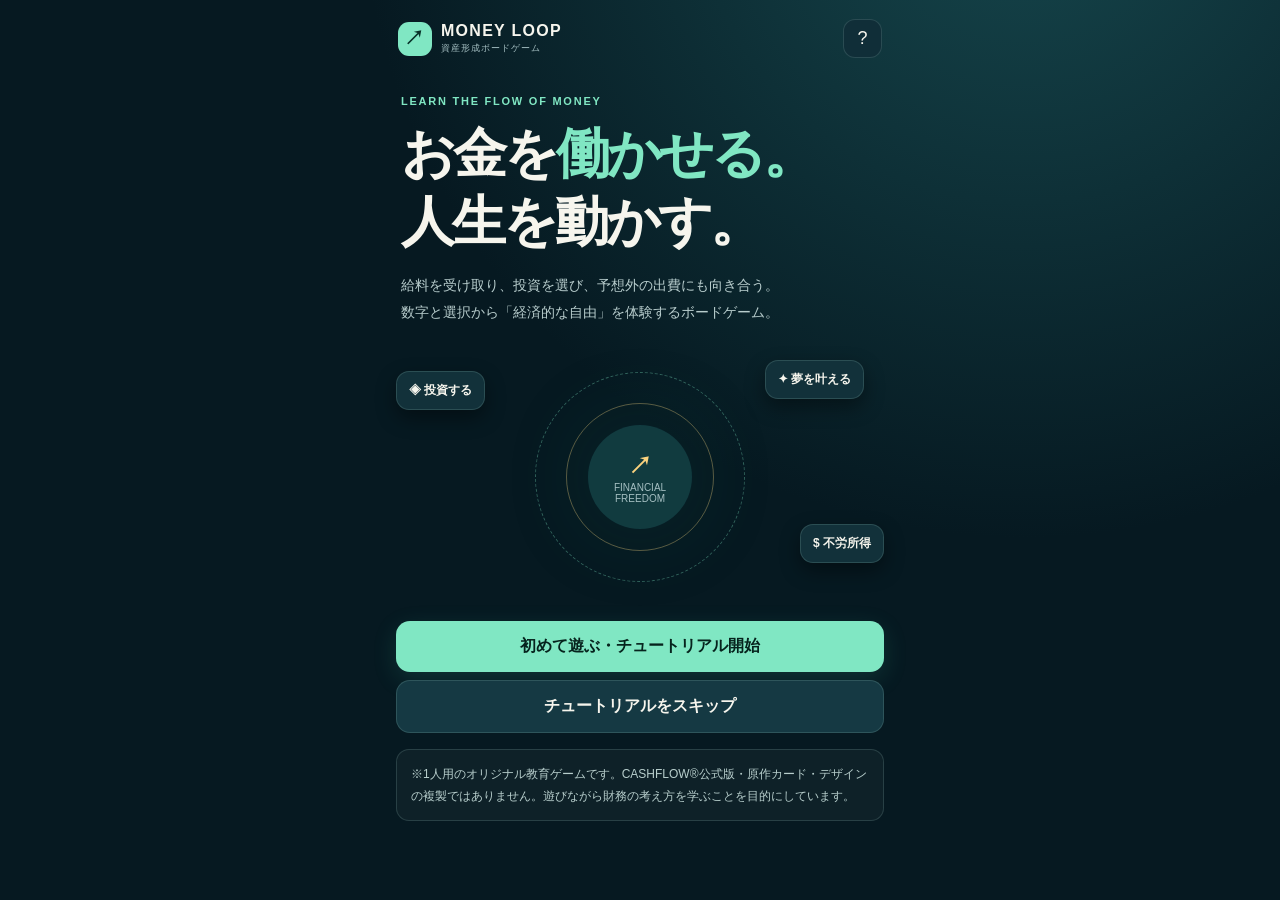
<file: money-loop-game/index.html>
<!DOCTYPE html>
<html lang="ja">
<head>
<meta charset="UTF-8">
<meta name="viewport" content="width=device-width,initial-scale=1,viewport-fit=cover">
<meta name="theme-color" content="#071c25">
<meta name="description" content="収入・支出・資産・負債を体験するスマホ対応のオリジナル金融ボードゲーム。">
<title>マネーループ | 資産形成ボードゲーム</title>
<style>
:root{--bg:#061921;--bg2:#0b2630;--surface:#102e38;--surface2:#153943;--ink:#f6f5ed;--muted:#a4bec1;--mint:#80e7c3;--gold:#fbd37e;--red:#ff9b9b;--line:rgba(190,242,226,.15)}
*{box-sizing:border-box}html{background:var(--bg);scroll-behavior:smooth}body{margin:0;font-family:-apple-system,BlinkMacSystemFont,"Hiragino Kaku Gothic ProN","Noto Sans JP",Meiryo,sans-serif;background:radial-gradient(ellipse at 80% -15%,#16474d 0%,transparent 46%),var(--bg);color:var(--ink);-webkit-tap-highlight-color:transparent}button,input,select{font:inherit}button{cursor:pointer;touch-action:manipulation}button:disabled{opacity:.43;cursor:not-allowed}button:focus-visible,input:focus-visible{outline:2px solid var(--gold);outline-offset:3px} .app{max-width:520px;margin:0 auto;min-height:100dvh;padding:0 16px max(28px,env(safe-area-inset-bottom))} .header{display:flex;align-items:center;justify-content:space-between;padding:19px 2px 14px;gap:10px}.brand{display:flex;gap:9px;align-items:center;font-weight:900;letter-spacing:.08em}.brand-mark{background:var(--mint);color:#073027;width:34px;height:34px;border-radius:11px;display:grid;place-items:center;font-size:20px}.brand small{display:block;font-weight:500;letter-spacing:.11em;font-size:9px;color:var(--muted);margin-top:2px}.header-right{display:flex;align-items:center;gap:7px} .icon-btn{border:1px solid var(--line);background:var(--surface);color:var(--ink);border-radius:12px;min-width:39px;height:39px;padding:0 9px;font-size:18px}.stage-tag{border:1px solid rgba(128,231,195,.35);border-radius:99px;padding:7px 10px;color:var(--mint);font-size:11px;font-weight:800;white-space:nowrap}.stage-tag.fast{border-color:rgba(251,211,126,.5);color:var(--gold)}
.hero{padding:23px 5px 12px}.eyebrow{color:var(--mint);font-size:11px;letter-spacing:.16em;font-weight:800;text-transform:uppercase}.hero h1{font-size:clamp(35px,9vw,54px);line-height:1.26;letter-spacing:-.055em;margin:12px 0 17px}.hero h1 span{color:var(--mint)}.lead{font-size:14px;line-height:1.95;color:#b7cccc}.hero-art{position:relative;height:240px;margin:18px auto 24px;display:grid;place-items:center}.hero-ring{position:absolute;border:1px dashed rgba(128,231,195,.35);border-radius:50%;width:210px;height:210px}.hero-ring.two{width:148px;height:148px;border-style:solid;border-color:rgba(251,211,126,.35)}.hero-middle{text-align:center;background:#113b3f;border-radius:50%;width:104px;height:104px;display:grid;place-items:center;box-shadow:0 0 90px #207f5f2b;z-index:1}.hero-middle strong{font-size:24px;color:var(--gold)}.hero-middle span{display:block;font-size:10px;color:var(--muted)}.hero-orb{position:absolute;padding:10px 12px;border:1px solid var(--line);background:#12313a;border-radius:13px;font-size:12px;font-weight:800;box-shadow:0 8px 20px #0006}.orb-one{left:0;top:14px}.orb-two{right:0;bottom:34px}.orb-three{right:20px;top:3px}.primary,.secondary,.soft,.danger{width:100%;border-radius:14px;border:0;padding:15px 16px;font-weight:850;min-height:49px}.primary{background:var(--mint);color:#06231d;box-shadow:0 7px 25px #48d2a625}.secondary{color:var(--ink);background:var(--surface2);border:1px solid var(--line)}.soft{color:var(--mint);background:#153d3f;border:1px solid rgba(128,231,195,.26)}.danger{background:#542e35;color:#fff}.primary:active,.secondary:active,.soft:active{transform:scale(.985)}.mt8{margin-top:8px}.mt12{margin-top:12px}.mt16{margin-top:16px}.mt20{margin-top:20px}.tiny{font-size:11px;color:var(--muted);line-height:1.7}.note{background:rgba(255,255,255,.035);border:1px solid var(--line);padding:13px 14px;border-radius:13px;font-size:12px;color:#b7cecc;line-height:1.85}.flex{display:flex;align-items:center;justify-content:space-between;gap:10px}.stack{display:grid;gap:8px}.two-col{display:grid;grid-template-columns:1fr 1fr;gap:9px}.section-heading{font-size:17px;font-weight:900;margin:18px 2px 12px}.card{background:linear-gradient(145deg,#143641,#0d2731);border:1px solid var(--line);border-radius:20px;padding:18px}.mini-card{background:#11333d;border:1px solid var(--line);border-radius:14px;padding:13px}.mini-card p,.card p{margin:6px 0}.pill{display:inline-flex;align-items:center;border-radius:50px;padding:5px 9px;background:#19413e;color:var(--mint);font-size:10px;font-weight:850}.gold-pill{color:var(--gold);background:#413722}.bodycopy{font-size:13px;color:#bcd1d2;line-height:1.85}.muted{color:var(--muted)}.good{color:var(--mint)}.bad{color:var(--red)}.gold{color:var(--gold)}.mono{font-variant-numeric:tabular-nums;font-feature-settings:"tnum"} .small-label{font-size:10px;color:var(--muted);margin-bottom:5px}.big-value{font-size:21px;font-weight:900;letter-spacing:-.04em}
.step-line{display:flex;gap:5px;margin:16px 0 26px}.step-line i{height:4px;border-radius:10px;flex:1;background:#28434a}.step-line i.active{background:var(--mint)}.tutorial-image{font-size:58px;text-align:center;background:radial-gradient(circle,#1e5550 2%,#15373e 56%,#102a34 100%);border-radius:24px;padding:28px 16px;margin:20px 0}.tutorial h2{font-size:25px;line-height:1.45;margin:8px 0}.practice-options{display:grid;grid-template-columns:1fr 1fr;gap:9px}.practice-feedback{background:#1c4540;border-left:4px solid var(--mint);border-radius:10px;padding:12px;margin-top:9px;font-size:12px;line-height:1.8}.setup-list{display:grid;grid-template-columns:1fr 1fr;gap:9px}.choice{border:1px solid var(--line);border-radius:15px;background:#12323a;color:var(--ink);padding:13px 11px;text-align:left;min-height:110px}.choice.selected{border:2px solid var(--mint);padding:12px 10px;background:#18413e}.choice .name{font-size:14px;font-weight:850}.choice .line{font-size:11px;color:var(--muted);margin-top:7px}.choice .subline{font-size:11px;color:var(--gold);margin-top:3px}.dream-list{display:grid;gap:9px}.dream-choice{display:flex;justify-content:space-between;align-items:center;text-align:left;gap:12px;min-height:66px}.dream-choice span{font-weight:800;font-size:13px}.dream-choice small{color:var(--muted);font-size:11px}.dream-choice.selected{border:2px solid var(--gold);padding:12px 10px;background:#46391f}
.dashboard{display:grid;grid-template-columns:1fr 1fr;gap:9px}.stat{border-radius:16px;padding:13px 14px;min-height:87px;border:1px solid var(--line);background:#10313a}.stat:first-child{background:linear-gradient(110deg,#1b534c,#153e42)}.stat-label{font-size:11px;color:#a8c7c4}.stat-value{font-size:clamp(18px,5vw,26px);font-weight:950;margin-top:8px;letter-spacing:-.04em}.stat-sub{font-size:10px;color:var(--muted);margin-top:1px}.goal-progress{margin:12px 2px 0}.goal-progress .flex{font-size:11px;color:var(--muted)}.bar{height:8px;background:#20434a;border-radius:15px;overflow:hidden;margin-top:9px}.bar i{display:block;height:100%;background:linear-gradient(90deg,#46bda4,#b9f3bb);border-radius:15px;transition:width .3s}.board-panel{margin:18px -3px 5px;border:1px solid var(--line);border-radius:25px;padding:13px 5px;background:linear-gradient(180deg,#103039,#09232c 80%)}.board-label{text-align:center;font-size:10px;letter-spacing:.15em;color:#9fc2bf;font-weight:800}.board{position:relative;width:min(100%,430px);aspect-ratio:1/1;margin:0 auto;overflow:hidden}.ring{position:absolute;border:1px solid #4b877b44;border-radius:50%;pointer-events:none;top:50%;left:50%;transform:translate(-50%,-50%)}.ring.outer{width:81%;height:81%;border-style:dashed}.ring.inner{width:51%;height:51%}.board-center{position:absolute;width:33%;height:33%;top:50%;left:50%;transform:translate(-50%,-50%);border-radius:50%;border:1px solid #35665a;background:radial-gradient(circle at 40% 30%,#1a5050,#0b2c36);display:flex;align-items:center;justify-content:center;flex-direction:column;text-align:center;padding:6px}.board-center b{font-size:12px;color:var(--gold);letter-spacing:.04em}.board-center small{color:#bdd5cd;font-size:9px;margin-top:4px;line-height:1.5}.board-center .dice-big{font-size:29px;line-height:1.1}.space{position:absolute;transform:translate(-50%,-50%);display:flex;flex-direction:column;align-items:center;justify-content:center;border-radius:10px;border:1px solid #ffffff30;box-shadow:0 2px 4px #0003;color:white;font-size:12px;padding:0;transition:box-shadow .2s,transform .2s}.space.outer{width:7.5%;height:7.5%;background:#284148}.space.inner{width:7.1%;height:7.1%;background:#233e40}.space.dimmed{opacity:.55}.space.active{border:2px solid var(--gold);box-shadow:0 0 0 3px #fbd37e35,0 0 22px #fbd37e50;z-index:3;transform:translate(-50%,-50%) scale(1.21)}.space span{line-height:1}.space em{font-size:6px;white-space:nowrap;font-style:normal;margin-top:2px;max-width:26px;overflow:hidden}.space.payday,.space.cfday{background:#175c49}.space.opp,.space.biz{background:#1c6560}.space.market{background:#485b85}.space.bill,.space.loss{background:#713d47}.space.charity{background:#574c78}.space.dream{background:#7b6135}.space.baby{background:#75536a}.space.downsized{background:#653944}.space.home-space{background:#2c4c52}.space.bought{border-color:var(--mint);background:#265c43}.board-help{text-align:center;color:#769c9c;font-size:10px;padding:4px 0 8px}.action-box{margin-top:13px;background:#102c36;border:1px solid var(--line);border-radius:18px;padding:15px}.turn-label{font-size:11px;letter-spacing:.1em;color:var(--muted);font-weight:800}.action-title{font-size:18px;font-weight:850;margin:5px 0}.action-desc{font-size:12px;color:#a7c7c5;line-height:1.7}.dice-controls{display:flex;gap:8px;align-items:center;margin:13px 0}.die{width:40px;height:40px;display:grid;place-items:center;background:#eafff5;color:#142b27;font-size:25px;border-radius:10px;font-weight:900;box-shadow:0 3px 0 #a2c8bb}.die.ghost{background:#27545a;color:#c1dad3;box-shadow:none}.dice-choice{background:#1a4448;border:1px solid var(--line);border-radius:11px;color:#d1e9df;padding:10px 15px;font-size:12px;font-weight:850}.dice-choice.selected{border:2px solid var(--mint);color:var(--mint);padding:9px 14px}.toolbar{display:grid;grid-template-columns:repeat(4,1fr);gap:7px;margin:15px 0}.tool-btn{border:1px solid var(--line);background:#0f2d35;border-radius:13px;color:#cee6e0;padding:11px 2px;font-size:10px;font-weight:800}.tool-btn b{font-size:18px;display:block;margin-bottom:4px;font-weight:400}.footer-note{text-align:center;margin:16px 0;color:#7da4a3;font-size:10px;line-height:1.7}.overlay{position:fixed;inset:0;z-index:15;display:flex;align-items:flex-end;justify-content:center;background:rgba(0,10,14,.76);padding-top:20px}.sheet{background:#0e2933;border:1px solid #31515a;box-shadow:0 -15px 80px #000a;width:min(100%,520px);border-radius:24px 24px 0 0;padding:18px 18px max(20px,env(safe-area-inset-bottom));max-height:92dvh;overflow:auto;overscroll-behavior:contain}.sheet-head{display:flex;align-items:center;justify-content:space-between;gap:12px;margin-bottom:10px}.sheet h2{font-size:21px;line-height:1.3;margin:7px 0 12px}.sheet h3{font-size:15px;margin:17px 0 9px}.close-btn{background:#23424b;color:white;border:0;border-radius:11px;padding:8px 12px;font-size:13px}.data-row{display:flex;justify-content:space-between;gap:12px;padding:10px 2px;border-bottom:1px solid var(--line);font-size:12px;color:#c9ded9}.data-row b{text-align:right;font-size:13px;color:var(--ink)}.data-row.highlight{background:#17403e;padding:12px;border-radius:11px;border:0;margin-top:7px;font-weight:850}.data-row.highlight b{color:var(--mint)}.deal-badge{font-size:11px;letter-spacing:.07em;color:var(--mint);font-weight:850}.event-summary{background:#173b41;border:1px solid var(--line);border-radius:16px;padding:14px;margin:12px 0}.event-summary strong{display:block;font-size:18px}.event-summary small{font-size:11px;color:var(--muted)}.event-summary .numbers{display:grid;grid-template-columns:1fr 1fr;gap:10px;margin-top:13px}.event-summary .numbers div{background:#0e2b34;padding:10px;border-radius:11px}.event-summary .numbers b{font-size:18px;display:block;margin-top:4px}.hint{border-left:3px solid var(--gold);padding:9px 12px;background:#3d372630;border-radius:0 9px 9px 0;font-size:12px;line-height:1.85;color:#e2d9c5;margin:12px 0}.button-row{display:grid;grid-template-columns:1fr 1fr;gap:8px;margin-top:13px}.input{width:100%;background:#08232a;border:1px solid #37606a;border-radius:11px;color:white;padding:14px;font-size:16px;margin:8px 0}.owned-item{display:flex;justify-content:space-between;gap:12px;border:1px solid var(--line);background:#15343d;border-radius:12px;padding:12px;margin:8px 0;align-items:center}.owned-item strong{display:block;font-size:13px}.owned-item small{font-size:11px;color:var(--muted);display:block;margin-top:4px}.owned-item button{width:auto;padding:10px 14px;min-height:38px;font-size:12px;white-space:nowrap}.simple-list{padding-left:20px;font-size:12px;line-height:1.9;color:#bdd2d0}.rule-section{padding:8px 0 15px;border-bottom:1px solid var(--line)}.rule-section h3{font-size:14px;color:var(--mint)}.log-entry{padding:12px 0;border-bottom:1px solid var(--line);font-size:12px;line-height:1.7}.log-entry time{color:var(--gold);margin-right:9px;font-weight:750}.toast{position:fixed;bottom:20px;left:50%;transform:translateX(-50%);width:min(92vw,470px);background:#e8fff4;color:#15342c;padding:13px 17px;border-radius:13px;box-shadow:0 8px 40px #0009;font-size:12px;font-weight:800;z-index:40;pointer-events:none}.celebration{text-align:center;padding:35px 12px}.celebration .medal{font-size:77px}.celebration h1{font-size:35px;color:var(--gold);line-height:1.3}.divider{height:1px;background:var(--line);margin:16px 0}.gap4{gap:4px}.nowrap{white-space:nowrap} @media(max-width:350px){.app{padding-left:10px;padding-right:10px}.sheet{padding-left:13px;padding-right:13px}.stat-value{font-size:18px}.space em{display:none}.space{border-radius:7px}.toolbar{gap:5px}}
</style>
</head>
<body>
<div id="app" class="app">
  <header class="header">
    <div class="brand"><div class="brand-mark">↗</div><div>MONEY LOOP<small>資産形成ボードゲーム</small></div></div>
  </header>
  <section class="hero">
    <div class="eyebrow">LEARN THE FLOW OF MONEY</div>
    <h1>お金を<span>働かせる。</span><br>人生を動かす。</h1>
    <p class="lead">スマホ対応の資産形成ボードゲームです。</p>
    <div class="card" style="margin-top:25px">
      <strong style="font-size:17px;color:var(--gold)">この画面はファイルのプレビューです</strong>
      <p class="bodycopy">ゲームが起動していない場合は、アプリ内のHTMLプレビューでJavaScriptが実行されていません。</p>
      <p class="bodycopy">このHTMLをWebサイトとして公開し、Safariで公開URLを開いてください。公開するとチュートリアル、サイコロ、投資などの操作ができるようになります。</p>
      <p class="tiny">GitHub Pagesなどの静的サイト配信サービスで公開できます。</p>
    </div>
  </section>
</div>
<div id="overlay-root"></div><div id="toast-root"></div>
<script>
"use strict";
/* 全カード・職業・アイコンはこの教育用プロトタイプのオリジナルデータ。 */
const KEY='money_loop_mobile_v1';
const PROF=[
{id:'teacher',name:'教師',salary:3400,savings:1100,kidCost:180,expenses:{tax:610,home:520,school:110,car:90,card:60,other:710},debts:{home:48000,school:11000,car:5000,card:2000}},
{id:'nurse',name:'看護師',salary:4300,savings:800,kidCost:220,expenses:{tax:800,home:660,school:140,car:140,card:90,other:900},debts:{home:71000,school:14000,car:8500,card:3200}},
{id:'engineer',name:'エンジニア',salary:5300,savings:1200,kidCost:250,expenses:{tax:1070,home:900,school:110,car:140,card:150,other:1430},debts:{home:90000,school:9500,car:8500,card:4800}},
{id:'driver',name:'配送ドライバー',salary:2900,savings:1600,kidCost:170,expenses:{tax:410,home:500,school:0,car:200,card:110,other:780},debts:{home:47000,school:0,car:11000,card:4100}},
{id:'manager',name:'営業マネージャー',salary:6700,savings:1300,kidCost:300,expenses:{tax:1500,home:1100,school:140,car:280,card:170,other:1880},debts:{home:118000,school:17000,car:19000,card:5900}},
{id:'cook',name:'料理人',salary:3150,savings:1000,kidCost:170,expenses:{tax:460,home:470,school:50,car:140,card:90,other:810},debts:{home:38000,school:4000,car:8000,card:3000}},
{id:'lawyer',name:'弁護士',salary:9000,savings:1800,kidCost:380,expenses:{tax:2240,home:2020,school:380,car:370,card:210,other:2090},debts:{home:198000,school:51000,car:24000,card:7000}},
{id:'designer',name:'デザイナー',salary:4100,savings:950,kidCost:220,expenses:{tax:740,home:670,school:180,car:90,card:110,other:1170},debts:{home:68000,school:18000,car:5600,card:4100}},
{id:'pharmacist',name:'薬剤師',salary:6100,savings:1500,kidCost:260,expenses:{tax:1290,home:1100,school:260,car:190,card:100,other:1400},debts:{home:110000,school:32000,car:10000,card:3500}},
{id:'office',name:'事務スタッフ',salary:3100,savings:1400,kidCost:170,expenses:{tax:450,home:480,school:80,car:100,card:80,other:790},debts:{home:44000,school:6000,car:5800,card:2600}}
];
const DREAMS=[
{id:'atelier',name:'海辺のアトリエを開く',price:230000,desc:'好きな景色に囲まれて、創作と暮らしを両立する。'},
{id:'travel',name:'世界をゆっくり旅する',price:320000,desc:'時間に縛られず、大切な人と世界中を巡る。'},
{id:'library',name:'子どもの無料図書館',price:420000,desc:'学ぶ機会を次の世代につなぐ場所を作る。'},
{id:'farm',name:'小さな自然農園',price:180000,desc:'食と自然に向き合う自分の場所を持つ。'}
];
/* cost:購入総額, down:自己資金(頭金), mortgage:自動計算。cf:月間ネット収入 */
const SMALL=[
{type:'property',sector:'home',name:'郊外の小型貸家',cost:38000,down:2000,cf:120,detail:'通勤需要があるエリア。修繕積立と空室率が鍵。'},
{type:'property',sector:'home',name:'駅から遠い一戸建て',cost:55000,down:3000,cf:-90,detail:'家賃収入はあるが管理費が重い。マイナスの収支も確認。'},
{type:'property',sector:'home',name:'学生向けワンルーム',cost:66000,down:4000,cf:180,detail:'大学近くで需要はあるが、入退去が多い。'},
{type:'property',sector:'home',name:'中古テラスハウス',cost:78000,down:5000,cf:260,detail:'築年数は古いが初期改修済み。'},
{type:'property',sector:'home',name:'住宅街の小型賃貸',cost:42000,down:2000,cf:90,detail:'収支は堅実。ただし利回りだけで判断しない。'},
{type:'property',sector:'home',name:'駅前のリノベ物件',cost:94000,down:5000,cf:230,detail:'空室対策が進んだ築古物件。'},
{type:'business',sector:'retail',name:'無人ロッカー事業',cost:35000,down:3000,cf:175,detail:'稼働率と立地が収益を左右する。'},
{type:'business',sector:'retail',name:'小さな自動販売機',cost:28000,down:2500,cf:145,detail:'補充業務を委託している前提の利益。'},
{type:'business',sector:'retail',name:'地域の貸し倉庫',cost:54000,down:4000,cf:240,detail:'長期契約が収益を安定させる。'},
{type:'business',sector:'retail',name:'コイン洗車場の一角',cost:45000,down:3000,cf:130,detail:'設備メンテナンス費込みの想定収益。'},
{type:'stock',symbol:'OAK',name:'OAK生活関連株',price:6,dividend:0,detail:'配当なし。値上がり後の売却益を狙う。'},
{type:'stock',symbol:'BLUE',name:'BLUE通信株',price:12,dividend:0.04,detail:'1株あたり月額0.04ドル相当の配当。'},
{type:'stock',symbol:'FLOW',name:'FLOW公益株',price:25,dividend:0.12,detail:'安定収益を意識した配当型銘柄。'},
{type:'stock',symbol:'RIVR',name:'RIVR成長株',price:3,dividend:0,detail:'値動きが大きい成長企業を想定。'},
{type:'stock',symbol:'SOL',name:'SOLインフラ株',price:40,dividend:0.18,detail:'設備事業を営む会社。割安・割高を判断しよう。'},
{type:'stock',symbol:'NEST',name:'NEST住宅関連株',price:10,dividend:0.08,detail:'住宅関連の景気影響を受けやすい。'}
];
const BIG=[
{type:'property',sector:'apartment',name:'4戸の小型アパート',cost:210000,down:12000,cf:890,detail:'複数戸で空室リスクを分散できる。'},
{type:'property',sector:'apartment',name:'駅前の賃貸6戸',cost:320000,down:20000,cf:1450,detail:'収入は大きいが取得のハードルも高い。'},
{type:'property',sector:'apartment',name:'郊外のファミリー賃貸',cost:180000,down:10000,cf:660,detail:'ファミリー層の長期入居を期待する。'},
{type:'property',sector:'apartment',name:'シェアハウス改装案件',cost:220000,down:16000,cf:1020,detail:'運営体制を整えれば収支を改善できる。'},
{type:'property',sector:'apartment',name:'小型マンション一棟',cost:480000,down:35000,cf:2140,detail:'頭金が重い。家賃下落のリスクもある。'},
{type:'property',sector:'commercial',name:'ロードサイド商業ビル',cost:650000,down:50000,cf:3200,detail:'店舗撤退で収益が変動しやすい。'},
{type:'property',sector:'commercial',name:'地方の小型オフィス',cost:350000,down:24000,cf:1450,detail:'テナントの信用力が重要。'},
{type:'business',sector:'retail',name:'無人ベーカリーの運営権',cost:140000,down:8000,cf:550,detail:'固定費とロス率を慎重に管理する。'},
{type:'business',sector:'retail',name:'駐車場の管理会社',cost:250000,down:15000,cf:1280,detail:'管理受託契約に基づく毎月の利益。'},
{type:'business',sector:'retail',name:'清掃会社の持分',cost:390000,down:25000,cf:1850,detail:'マネジメント費用を差し引いた利益。'},
{type:'business',sector:'retail',name:'小規模物流センター',cost:620000,down:55000,cf:3800,detail:'設備投資と稼働率の変動に注意。'},
{type:'business',sector:'retail',name:'地域ソフトウェア事業',cost:460000,down:34000,cf:2500,detail:'継続課金型で解約率が収益を左右する。'},
{type:'property',sector:'commercial',name:'倉庫を改装した店舗',cost:280000,down:18000,cf:930,detail:'将来的な修繕費も考慮したい。'},
{type:'property',sector:'apartment',name:'築浅賃貸の共同保有',cost:500000,down:45000,cf:2750,detail:'想定賃料は高いが自己資金も必要。'}
];
const BILLS=[['エアコンの故障',900,'必要な修理費。先延ばしにはできない。'],['スマートフォンの買替え',700,'突然の故障に対応。'],['冠婚葬祭への参加',1100,'予定外の出費も人生の一部。'],['趣味の道具を衝動買い',650,'欲しいものと必要なものは違う。'],['車の整備費用',1600,'安全のために必要な支出。'],['旅行の追加出費',1200,'楽しい支出でも現金は減る。'],['家電の買替え',2400,'生活に必要なまとまった支出。'],['ペットの医療費',1400,'家族のための想定外の出費。'],['年末の買い物',450,'小さな支出も積み重なる。'],['水回りの修理',1800,'家計の余裕が問われる出来事。']];
const MARKETS=[
{type:'realestate',sector:'home',name:'住宅市場に買い手が増加',multiple:1.55,detail:'保有する戸建て・小型住宅の売却が可能。'},
{type:'realestate',sector:'home',name:'住宅市場が低迷',multiple:.87,detail:'保有する住宅への買い手価格が下落。'},
{type:'realestate',sector:'apartment',name:'集合住宅の需要が拡大',multiple:1.4,detail:'集合住宅の売却を検討できる。'},
{type:'realestate',sector:'apartment',name:'賃貸物件の買い手が慎重',multiple:.95,detail:'売却するか保有し続けるか判断。'},
{type:'realestate',sector:'commercial',name:'商業不動産の高値買い',multiple:1.5,detail:'商業用物件が高値で売れる可能性。'},
{type:'realestate',sector:'all',name:'投資用物件の売買が活発',multiple:1.28,detail:'保有するどの不動産も売却できる。'},
{type:'business',sector:'retail',name:'小規模事業の買収ブーム',multiple:1.8,detail:'保有する事業の売却益を狙える。'},
{type:'business',sector:'retail',name:'地域事業の買い手が減少',multiple:.8,detail:'保有事業への買い値は低下。'},
{type:'stock',name:'株式相場が上昇',multiple:1.9,detail:'保有する株式を上昇した価格で売却できる。'},
{type:'stock',name:'株式相場が急落',multiple:.45,detail:'相場の悪化。売却せず保有する選択も。'},
{type:'stock',name:'株式相場は小幅高',multiple:1.18,detail:'持ち株の一部・全部を売却できる。'},
{type:'stock',name:'株式相場が大きく反発',multiple:3.2,detail:'大幅な値上がりの機会。'}
];
const RAT=[
['home-space','出発','▶'],['opp','投資','◆'],['market','市場','↗'],['bill','支出','!'],['opp','投資','◆'],['payday','給料日','$'],['baby','家族','♡'],['opp','投資','◆'],['charity','寄付','✦'],['market','市場','↗'],['opp','投資','◆'],['bill','支出','!'],['payday','給料日','$'],['opp','投資','◆'],['downsized','失業','!'],['market','市場','↗'],['opp','投資','◆'],['bill','支出','!'],['payday','給料日','$'],['opp','投資','◆'],['charity','寄付','✦'],['market','市場','↗'],['opp','投資','◆'],['bill','支出','!']
];
const FAST=[
{type:'cfday',name:'収入日',icon:'$'},
{type:'biz',name:'事業',icon:'◆',title:'地域のカフェチェーン',cost:190000,cf:8000},
{type:'dream',name:'夢',icon:'★',dream:'atelier'},
{type:'biz',name:'事業',icon:'◆',title:'環境配慮型の倉庫',cost:320000,cf:12500},
{type:'loss',name:'税務調査',icon:'!',loss:'half'},
{type:'biz',name:'事業',icon:'◆',title:'地域配送の運営会社',cost:210000,cf:9100},
{type:'charity',name:'寄付',icon:'✦'},
{type:'biz',name:'事業',icon:'◆',title:'デジタル教育事業',cost:470000,cf:17500},
{type:'dream',name:'夢',icon:'★',dream:'travel'},
{type:'biz',name:'事業',icon:'◆',title:'食品工場の共同持分',cost:580000,cf:22000},
{type:'loss',name:'訴訟',icon:'!',loss:'half'},
{type:'biz',name:'事業',icon:'◆',title:'無人店舗ネットワーク',cost:130000,cf:6000},
{type:'cfday',name:'収入日',icon:'$'},
{type:'biz',name:'事業',icon:'◆',title:'交通インフラ運営',cost:680000,cf:26500},
{type:'dream',name:'夢',icon:'★',dream:'library'},
{type:'biz',name:'事業',icon:'◆',title:'小規模医療サービス',cost:280000,cf:11000},
{type:'loss',name:'離婚',icon:'!',loss:'all'},
{type:'biz',name:'事業',icon:'◆',title:'観光施設の運営権',cost:390000,cf:16500},
{type:'charity',name:'寄付',icon:'✦'},
{type:'biz',name:'事業',icon:'◆',title:'業務システムのSaaS',cost:760000,cf:31000},
{type:'dream',name:'夢',icon:'★',dream:'farm'},
{type:'biz',name:'事業',icon:'◆',title:'都市型物流の持分',cost:240000,cf:10500},
{type:'loss',name:'税務調査',icon:'!',loss:'half'},
{type:'biz',name:'事業',icon:'◆',title:'再生エネルギー共同事業',cost:540000,cf:20500}
];
let state=null;let ui={page:'home',step:0,profession:'teacher',dream:'atelier',practice:'',panel:null,diceCount:1,animating:false,lastRoll:[],toastTimer:null};
function f(n){return (Math.round((Number(n)||0)*100)/100).toLocaleString('ja-JP',{maximumFractionDigits:2});}
function usd(n){return '$'+f(n)}
function esc(x){return String(x??'').replace(/[&<>"']/g,c=>({'&':'&amp;','<':'&lt;','>':'&gt;','"':'&quot;',"'":'&#39;'}[c]));}
function byId(id,list){return list.find(x=>x.id===id)}
function rand(list){return list[Math.floor(Math.random()*list.length)]}
function income(){return state?state.assets.reduce((n,a)=>n+(a.type==='stock'?a.qty*a.dividend:a.cf),0):0}
function costs(){if(!state)return 0;let p=byId(state.profession,PROF),r=p.expenses;return r.tax+r.other+(state.debts.home>0?r.home:0)+(state.debts.school>0?r.school:0)+(state.debts.car>0?r.car:0)+(state.debts.card>0?r.card:0)+state.debts.bank*.1+state.children*p.kidCost;}
function total(){return (state?byId(state.profession,PROF).salary:0)+income()}
function cashflow(){return total()-costs()}
function ftFlow(){return state.ftBase+state.ftBusinesses.reduce((n,i)=>n+FAST[i].cf,0)}
function saved(){try{localStorage.setItem(KEY,JSON.stringify(state))}catch(e){toast('保存に失敗しました。容量を確認してください。')}}
function getSaved(){try{let x=JSON.parse(localStorage.getItem(KEY)||'null');return x&&x.v===1?x:null}catch(e){return null}}
function log(msg){state.log.unshift({t:state.turns,stage:state.stage,msg});state.log=state.log.slice(0,80)}
function toast(msg){let el=document.getElementById('toast-root');el.innerHTML=`<div class="toast" role="status">${esc(msg)}</div>`;clearTimeout(ui.toastTimer);ui.toastTimer=setTimeout(()=>{el.innerHTML=''},3100)}
function header(tag=''){return `<header class="header"><div class="brand"><div class="brand-mark">↗</div><div>MONEY LOOP<small>資産形成ボードゲーム</small></div></div><div class="header-right">${tag}<button class="icon-btn" data-action="rules" aria-label="ルールを見る">?</button></div></header>`}
function home(){let has=getSaved();return header()+`<section class="hero"><div class="eyebrow">LEARN THE FLOW OF MONEY</div><h1>お金を<span>働かせる。</span><br>人生を動かす。</h1><div class="lead">給料を受け取り、投資を選び、予想外の出費にも向き合う。<br>数字と選択から「経済的な自由」を体験するボードゲーム。</div></section><div class="hero-art"><div class="hero-ring"></div><div class="hero-ring two"></div><div class="hero-middle"><div><strong>↗</strong><span>FINANCIAL<br>FREEDOM</span></div></div><div class="hero-orb orb-one">◈ 投資する</div><div class="hero-orb orb-two">$ 不労所得</div><div class="hero-orb orb-three">✦ 夢を叶える</div></div><div class="stack"><button class="primary" data-action="tutorial-start">初めて遊ぶ・チュートリアル開始</button>${has?'<button class="secondary" data-action="resume">保存したゲームを再開</button>':''}<button class="secondary" data-action="setup">チュートリアルをスキップ</button></div><div class="note mt16">※1人用のオリジナル教育ゲームです。CASHFLOW®公式版・原作カード・デザインの複製ではありません。遊びながら財務の考え方を学ぶことを目的にしています。</div>`}
const STEPS=[
{icon:'🏁',title:'目標は、働かなくても収入が入る状態',body:'最初は給料に頼る「ラットレース」からスタート。毎月の不労所得が毎月の総支出を上回ると、外側のステージに進めます。'},
{icon:'🧾',title:'まずは自分の財務諸表を見る',body:'収入には給料と不労所得があり、支出には税金・住宅ローン・生活費などがあります。毎月の手残り＝総収入 − 総支出です。現金と毎月の収支は別物です。'},
{icon:'🎲',title:'サイコロを振って、イベントを処理する',body:'投資のチャンス、市場の売り時、臨時の支出、給料日などに止まります。給料日は通過した場合も毎月の手残りが現金に加算されます。'},
{icon:'🏘️',title:'資産を買うと、現金が減って収入が増える',body:'物件は「購入総額」を見るだけではありません。手元から払う「頭金」と、毎月受け取れる「キャッシュフロー」を確認します。借入で頭金を用意する際は、利息分の支出も増えます。'},
{icon:'🧠',title:'ミニ練習：あなたなら買う？',body:'頭金 $3,000、月の不労所得が $180 増える賃貸物件。現金が $5,000 ある場合、頭金を払うと手元はいくらになりますか？',practice:true},
{icon:'🧭',title:'不労所得が支出を超えたら次へ',body:'条件達成後、次の自分の手番のはじめに上級ステージへ。大きなビジネスに投資して月間収入を $50,000 増やすか、設定した夢を購入すると勝利です。'},
{icon:'💾',title:'操作とセーブは自動',body:'「サイコロを振る」→「イベントを選択・処理」→次のターン。画面下の「財務」で収支、「銀行」で借入と返済、「記録」で過去の選択を確認できます。進行状況は同じブラウザに自動保存されます。'}
];
function tutorial(){let step=STEPS[ui.step];return header()+`<section class="tutorial"><div class="eyebrow">PLAY TUTORIAL ${ui.step+1} / ${STEPS.length}</div><div class="step-line">${STEPS.map((_,i)=>`<i class="${i<=ui.step?'active':''}"></i>`).join('')}</div><div class="tutorial-image" aria-hidden="true">${step.icon}</div><h2>${esc(step.title)}</h2><p class="bodycopy">${esc(step.body)}</p>${step.practice?`<div class="practice-options"><button class="secondary" data-action="practice" data-answer="2000">$2,000 残る</button><button class="secondary" data-action="practice" data-answer="8000">$8,000 残る</button></div>${ui.practice?`<div class="practice-feedback">${ui.practice==='2000'?'正解！ 頭金 $3,000 を支払うと、現金は $2,000 に減ります。ただし毎月の不労所得は $180 増えます。':'惜しい！ 購入時には頭金が出ていくので、現金は $5,000 − $3,000 = $2,000 になります。'}</div>`:''}`:''}<div class="button-row mt20"><button class="secondary" data-action="tutorial-back">${ui.step?'戻る':'最初に戻る'}</button><button class="primary" data-action="tutorial-next" ${step.practice&&!ui.practice?'disabled':''}>${ui.step===STEPS.length-1?'職業を決める':'次へ進む →'}</button></div></section>`}
function setup(){let p=byId(ui.profession,PROF),baseCost=Object.values(p.expenses).reduce((sum,n)=>sum+n,0),d=byId(ui.dream,DREAMS);return header()+`<div class="eyebrow" style="margin-top:18px">NEW GAME</div><h1 style="font-size:30px;line-height:1.3;margin:8px 0">人生のスタートを<br>決めよう。</h1><div class="section-heading">① 職業を選ぶ</div><div class="bodycopy">職業ごとに給料、生活費、借入残高が変わります。数値と設定はこのゲーム独自のものです。</div><div class="setup-list mt12">${PROF.map(x=>{let c=Object.values(x.expenses).reduce((s,n)=>s+n,0);return `<button data-action="select-prof" data-id="${x.id}" class="choice ${x.id===ui.profession?'selected':''}"><div class="name">${esc(x.name)}</div><div class="line">月給 ${usd(x.salary)}</div><div class="subline">手残り ${usd(x.salary-c)}</div></button>`}).join('')}</div><div class="mini-card mt12"><div class="flex"><span class="muted" style="font-size:12px">初期キャッシュフロー</span><strong class="good">${usd(p.salary-baseCost)}</strong></div><div class="flex mt8"><span class="muted" style="font-size:12px">ゲーム開始時の現金（手残り＋貯蓄）</span><strong>${usd(p.salary-baseCost+p.savings)}</strong></div></div><div class="section-heading">② 叶えたい夢を選ぶ</div><div class="dream-list">${DREAMS.map(x=>`<button class="choice dream-choice ${x.id===ui.dream?'selected':''}" data-action="select-dream" data-id="${x.id}"><div><span>${esc(x.name)}</span><br><small>${esc(x.desc)}</small></div><b class="gold nowrap">${usd(x.price)}</b></button>`).join('')}</div><div class="note mt12">選んだ夢は外側のステージで、そのマスに止まり購入できると勝利になります。</div><button class="primary mt16" data-action="new-game">この設定でゲームを始める →</button><button class="secondary mt8" data-action="home">ホームに戻る</button>`}
function newGame(){let p=byId(ui.profession,PROF),base=Object.values(p.expenses).reduce((s,n)=>s+n,0);state={v:1,profession:p.id,dream:ui.dream,stage:'rat',pos:0,turns:0,money:p.salary-base+p.savings,assets:[],debts:{...p.debts,bank:0},children:0,charityTurns:0,skipTurns:0,ftDice3:false,ftBase:0,ftBusinesses:[],ownedDreams:[],event:null,readyEscape:false,wonReason:'',log:[]};log(`${p.name}としてスタート。手残り＋貯蓄 ${usd(state.money)} を受け取った。`);ui.page='playing';ui.panel=null;ui.diceCount=1;ui.lastRoll=[];saved();render();toast('ゲーム開始！ まずはサイコロを振ろう')}
function roundAsset(n){return Math.round(n*100)/100}
function renderBoard(){let pad=50,rt=41,ri=27;let circles=`<div class="ring outer"></div><div class="ring inner"></div>`;let spaces=FAST.map((s,i)=>{let angle=-Math.PI/2+2*Math.PI*i/FAST.length;let left=50+rt*Math.cos(angle),top=50+rt*Math.sin(angle),cls=`outer ${s.type} ${state.stage==='rat'?'dimmed':''} ${state.stage==='fast'&&state.pos===i?'active':''} ${state.ftBusinesses.includes(i)?'bought':''}`;return `<div class="space ${cls}" style="left:${left}%;top:${top}%" aria-label="外側 ${esc(s.name)}" title="${esc(s.name)}"><span>${s.icon}</span><em>${esc(s.name)}</em></div>`}).join('');spaces+=RAT.map((s,i)=>{let a=-Math.PI/2+2*Math.PI*i/RAT.length;return `<div class="space inner ${s[0]} ${state.stage==='fast'?'dimmed':''} ${state.stage==='rat'&&state.pos===i?'active':''}" style="left:${50+ri*Math.cos(a)}%;top:${50+ri*Math.sin(a)}%" aria-label="内側 ${esc(s[1])}" title="${esc(s[1])}"><span>${s[2]}</span><em>${esc(s[1])}</em></div>`}).join('');let circleTitle=state.stage==='rat'?'RAT RACE':'FAST TRACK',dices=ui.lastRoll.length?ui.lastRoll.map(x=>`<span>${x}</span>`).join(' + '):'↗';return `<div class="board-panel"><div class="board-label">OUTER TRACK · INNER TRACK</div><div class="board">${circles}${spaces}<div class="board-center"><div class="dice-big">${dices}</div><b>${circleTitle}</b><small>${state.stage==='rat'?'不労所得を育てる':'夢に向かって進む'}</small></div></div><div class="board-help">金色の枠が現在地 · 外周は上級ステージ</div></div>`}
function playing(){let p=byId(state.profession,PROF),pass=income(),ex=costs(),cf=cashflow(),pct=ex>0?Math.min(100,Math.max(0,pass/ex*100)):100,fast=state.stage==='fast',canRoll=!state.event&&!ui.animating&&!state.readyEscape;return header(`<span class="stage-tag ${fast?'fast':''}">${fast?'上級ステージ':'ラットレース'}</span>`)+`<div class="flex" style="margin:5px 2px 12px"><div><div class="eyebrow">TURN ${state.turns+1}</div><div style="font-size:21px;font-weight:900;margin-top:3px">${fast?'夢の実現へ':'お金の流れを変える'}</div></div><span class="pill ${fast?'gold-pill':''}">${esc(p.name)}</span></div><section class="dashboard"><div class="stat"><div class="stat-label">手元の現金</div><div class="stat-value mono">${usd(state.money)}</div><div class="stat-sub">すぐに使えるお金</div></div><div class="stat"><div class="stat-label">${fast?'上級ステージの収入':'毎月の手残り'}</div><div class="stat-value mono ${fast?'gold':cf>=0?'good':'bad'}">${usd(fast?ftFlow():cf)}</div><div class="stat-sub">${fast?'収入日を通過すると受取':'総収入 − 総支出'}</div></div><div class="stat"><div class="stat-label">${fast?'追加した事業収入':'毎月の不労所得'}</div><div class="stat-value mono good">${usd(fast?ftFlow()-state.ftBase:pass)}</div><div class="stat-sub">${fast?'勝利目標 +$50,000':'持っている資産から得る収入'}</div></div><div class="stat"><div class="stat-label">${fast?'初期の上級収入':'毎月の総支出'}</div><div class="stat-value mono">${usd(fast?state.ftBase:ex)}</div><div class="stat-sub">${fast?'前ステージの成果を換算':'生活費＋負債の支払い'}</div></div></section><div class="goal-progress"><div class="flex"><span>${fast?'事業収入の達成率':'ラットレース脱出まで'}</span><b class="${fast?'gold':'good'}">${f(fast?(ftFlow()-state.ftBase)/50000*100:pct)}%</b></div><div class="bar"><i style="width:${fast?Math.max(0,Math.min(100,(ftFlow()-state.ftBase)/50000*100)):pct}%"></i></div><div class="flex mt8"><span>${fast?'あと '+usd(Math.max(0,50000-(ftFlow()-state.ftBase))):'不労所得が支出を超えれば脱出'}</span>${!fast?`<b>${usd(Math.max(0,ex-pass))} 差</b>`:''}</div></div>${renderBoard()}<section class="action-box"><div class="turn-label">${state.event?'EVENT IN PROGRESS':state.readyEscape?'CONGRATULATIONS':state.skipTurns>0?'TURN SKIP':'YOUR TURN'}</div><div class="action-title">${state.readyEscape?'経済的自由への入口が開いた！':state.event?'イベントを処理しよう':state.skipTurns>0?'失業中：残り'+state.skipTurns+'回':fast?'投資か、夢か。次の一手を。':'次はどんな出来事が起こる？'}</div><div class="action-desc">${state.readyEscape?'次のステージに進めます。ラットレースの現金は上級ステージの初期資金に切り替わります。':state.event?'画面下のカードで購入・支払いなどの処理を終えてください。':state.skipTurns>0?'次の手番はサイコロを振らず、1回休みます。':'サイコロの数を選び、振って進みましょう。'}</div>${!state.readyEscape&&!state.event?`<div class="dice-controls">${Array.from({length:fast?(state.ftDice3?3:2):(state.charityTurns>0?2:1)},(_,i)=>`<button class="dice-choice ${ui.diceCount===i+1?'selected':''}" data-action="dice-count" data-num="${i+1}">${i+1}個</button>`).join('')}<div style="flex:1"></div><div class="die">${ui.lastRoll[0]||'⚄'}</div>${ui.lastRoll[1]?`<div class="die">${ui.lastRoll[1]}</div>`:''}${ui.lastRoll[2]?`<div class="die">${ui.lastRoll[2]}</div>`:''}</div>`:''}<button class="primary mt12" ${ui.animating?'disabled':''} data-action="${state.readyEscape?'promote':state.event?'show-event':state.skipTurns>0?'skip-turn':'roll'}">${state.readyEscape?'上級ステージへ進む →':state.event?'イベントを開く':state.skipTurns>0?'1ターン休む':ui.animating?'サイコロを振っています…':'🎲 サイコロを振る'}</button></section><nav class="toolbar"><button class="tool-btn" data-action="finance"><b>▤</b>財務</button><button class="tool-btn" data-action="bank"><b>⌁</b>銀行</button><button class="tool-btn" data-action="logs"><b>◷</b>記録</button><button class="tool-btn" data-action="menu"><b>☷</b>設定</button></nav><div class="footer-note">ゲーム内容は架空の数値による金融教育シミュレーションです。<br>実際の投資判断には利用しないでください。</div>`}
function won(){return header()+`<div class="celebration"><div class="medal">🏆</div><div class="eyebrow">GOAL ACHIEVED</div><h1>おめでとう！<br>あなたの勝利。</h1><p class="bodycopy">${esc(state.wonReason)}</p><div class="card mt20"><div class="data-row"><span>プレイしたターン</span><b>${state.turns} ターン</b></div><div class="data-row"><span>最後の現金</span><b>${usd(state.money)}</b></div><div class="data-row"><span>上級ステージ追加収入</span><b>${usd(ftFlow()-state.ftBase)}</b></div><div class="data-row"><span>選んだ夢</span><b>${esc(byId(state.dream,DREAMS).name)}</b></div></div><div class="note mt20">このゲームで増やすべきは手元のお金だけではなく、収入を生み続ける仕組みでした。もう一度、別の職業から試してみよう。</div><button class="primary mt20" data-action="setup">違う人生で再挑戦</button><button class="secondary mt8" data-action="logs">ゲームの記録を見る</button></div>`}
function render(){let root=document.getElementById('app');root.innerHTML=ui.page==='home'?home():ui.page==='tutorial'?tutorial():ui.page==='setup'?setup():ui.page==='playing'&&state?playing():ui.page==='won'&&state?won():home();renderOverlay()}
function closePanel(){ui.panel=null;renderOverlay()}
function openPanel(type){ui.panel=type;renderOverlay()}
function renderOverlay(){let target=document.getElementById('overlay-root');let panel=ui.panel;if(panel){target.innerHTML=`<div class="overlay" role="presentation"><div class="sheet" role="dialog" aria-modal="true">${renderPanel(panel)}</div></div>`;return}if(state&&(ui.page==='playing'||ui.page==='won')&&state.event){target.innerHTML=`<div class="overlay" role="presentation"><div class="sheet" role="dialog" aria-modal="true">${renderEvent(state.event)}</div></div>`;return}target.innerHTML=''}
function sheetHead(title,kicker=''){return `<div class="sheet-head"><div class="deal-badge">${kicker}</div><button class="close-btn" data-action="close-panel">閉じる ×</button></div><h2>${title}</h2>`}
function dataRow(label,v,css=''){return `<div class="data-row ${css}"><span>${label}</span><b class="mono">${v}</b></div>`}
function renderPanel(type){if(type==='finance'&&state.stage==='fast'){return sheetHead('上級ステージの財務','FAST TRACK FINANCES')+`<div class="note">このステージでは、ラットレースの給料・生活費・借入は使用しません。上級ステージの収入日額と購入した事業を管理します。</div>${dataRow('手元の現金',usd(state.money),'highlight')}${dataRow('スタート時の収入日額',usd(state.ftBase))}${dataRow('購入事業の追加月間収入',usd(ftFlow()-state.ftBase))}${dataRow('現在の収入日額',usd(ftFlow()),'highlight')}<h3>購入した事業</h3>${state.ftBusinesses.length?state.ftBusinesses.map(i=>`<div class="owned-item"><div><strong>${esc(FAST[i].title)}</strong><small>購入費 ${usd(FAST[i].cost)} · 月間収入 +${usd(FAST[i].cf)}</small></div></div>`).join(''):'<p class="bodycopy">追加事業はまだありません。</p>'}<h3>夢の実現</h3>${DREAMS.map(d=>dataRow(d.name,state.ownedDreams.includes(d.id)?'実現済み':usd(d.price))).join('')}<h3>ラットレース脱出時</h3>${dataRow('脱出時の不労所得',usd(state.ratSnapshot?.passive||0))}${dataRow('脱出時の毎月の総支出',usd(state.ratSnapshot?.expenses||0))}`;}if(type==='rules')return sheetHead('遊び方とルール','HOW TO PLAY')+`<div class="rule-section"><h3>1｜お金の動き</h3><p class="bodycopy">毎月の手残り ＝ 給料 ＋ 不労所得 − 毎月の支出。手元の現金は、投資の頭金・ローンの返済・臨時支出によって増減します。</p></div><div class="rule-section"><h3>2｜ラットレース</h3><p class="bodycopy">1個のサイコロで進みます。投資マスでは小口か大型の投資カードを選択できます。給料日マスを踏むか通ると、その時点の毎月の手残りを受け取ります。</p></div><div class="rule-section"><h3>3｜投資カードとROI</h3><p class="bodycopy">不動産・事業は頭金を支払い、ローン残高と毎月の不労所得を記録します。ROIの目安は「毎月の収益 × 12 ÷ 頭金」。株式は単価と保有株数を選択し、市場イベントで売却します。株式は配当がある銘柄だけが不労所得を増やします。</p></div><div class="rule-section"><h3>4｜銀行借入と返済</h3><p class="bodycopy">ラットレースでは $1,000 単位で銀行から借入できます。借入額の10%が毎月の支出に加わります。銀行ローンは $1,000 単位、その他の個人ローンは全額を返済できます。</p></div><div class="rule-section"><h3>5｜特別イベント</h3><p class="bodycopy">臨時支出は必須です。寄付では総収入の10%を支払うと次の3手番、最大2個のサイコロを選べます。子どもの誕生は最大3人まで月額支出を増やします。失業は毎月の総支出を支払い、2ターン休みです。</p></div><div class="rule-section"><h3>6｜脱出と勝利</h3><p class="bodycopy">不労所得が総支出を上回ると、次の手番に上級ステージへ移動できます。そこで「自分の夢」を購入するか、追加の事業収入を月 $50,000 増やすと勝利。上級ステージは通常サイコロ2個で、銀行から借入できません。</p></div><div class="note mt12">この作品は1人で学ぶための独立したオリジナル版です。元のボードゲームの全カード・盤面の位置・対人交渉・倒産処理などは完全には再現していません。</div>`;
if(type==='finance'){let p=byId(state.profession,PROF),e=p.expenses;let owner=state.assets;return sheetHead('財務諸表','INCOME STATEMENT')+`<div class="pill">${esc(p.name)} · ${state.stage==='fast'?'上級ステージ':'ラットレース'}</div><h3>収入</h3>${dataRow('労働収入（給料）',usd(p.salary))}${dataRow('不労所得（投資収入）',usd(income()))}${dataRow('総収入',usd(total()),'highlight')}<h3>支出</h3>${dataRow('税金',usd(e.tax))}${dataRow('住宅ローン',usd(state.debts.home?e.home:0))}${dataRow('教育ローン',usd(state.debts.school?e.school:0))}${dataRow('自動車ローン',usd(state.debts.car?e.car:0))}${dataRow('カード返済',usd(state.debts.card?e.card:0))}${dataRow('その他の生活費',usd(e.other))}${dataRow(`子ども関連（${state.children}人）`,usd(state.children*p.kidCost))}${dataRow('銀行借入の利息（月10%）',usd(state.debts.bank*.1))}${dataRow('総支出',usd(costs()),'highlight')}${dataRow('毎月の手残り',usd(cashflow()),'highlight')}<h3>資産</h3>${owner.length?owner.map(a=>`<div class="owned-item"><div><strong>${esc(a.name)}</strong><small>${a.type==='stock'?`${a.qty}株 · 取得単価 ${usd(a.buyPrice)} · 月配当 ${usd(a.qty*a.dividend)}`:`取得総額 ${usd(a.cost)} · 頭金 ${usd(a.down)} · 月収益 ${usd(a.cf)}`}</small></div></div>`).join(''):'<p class="bodycopy">投資による資産はまだありません。</p>'}<h3>負債</h3>${dataRow('住宅ローン残高',usd(state.debts.home))}${dataRow('教育ローン残高',usd(state.debts.school))}${dataRow('自動車ローン残高',usd(state.debts.car))}${dataRow('カード残高',usd(state.debts.card))}${dataRow('銀行借入残高',usd(state.debts.bank))}${dataRow('投資物件の借入残高',usd(owner.filter(a=>a.type!=='stock').reduce((s,a)=>s+a.mortgage,0)))}${state.stage==='fast'?`<h3>上級ステージの記録</h3>${dataRow('スタート時の収入日額',usd(state.ftBase))}${dataRow('追加事業収入',usd(ftFlow()-state.ftBase))}${dataRow('現在の収入日額',usd(ftFlow()),'highlight')}`:''}<button class="soft mt16" data-action="bank">借入・返済を確認</button>`}
if(type==='bank'){if(state.stage==='fast')return sheetHead('銀行','BANK')+`<div class="note">上級ステージでは新規の銀行借入はできません。ラットレースでの資産・ローンは上級ステージ移行時に精算済みとして扱います。</div>`;return sheetHead('銀行：借りる・返す','BANK & LIABILITIES')+`<div class="note">借りたお金は現金が増えますが、借入額の10%が毎月の支出に追加されます。借りるだけでは豊かになりません。</div><h3>借入をする</h3><label for="loan-amount" class="bodycopy">借入額（$1,000 単位）</label><input class="input" id="loan-amount" type="number" min="1000" step="1000" value="1000" inputmode="numeric"><button class="primary" data-action="borrow">指定額を借りる</button><h3>銀行借入を返済する</h3>${dataRow('銀行ローン残高',usd(state.debts.bank))}<label for="repay-amount" class="bodycopy">返済額（$1,000 単位）</label><input class="input" id="repay-amount" type="number" min="1000" step="1000" value="1000" inputmode="numeric"><button class="secondary" data-action="repay-bank" ${state.debts.bank===0?'disabled':''}>指定額を返済する</button><h3>その他の負債を全額返済する</h3>${[['home','住宅ローン'],['school','教育ローン'],['car','自動車ローン'],['card','カード残高']].map(([id,name])=>`<div class="owned-item"><div><strong>${name}</strong><small>残高 ${usd(state.debts[id])}</small></div><button class="soft" data-action="repay-debt" data-id="${id}" ${!state.debts[id]||state.money<state.debts[id]?'disabled':''}>全額返済</button></div>`).join('')}<div class="hint">現金 ${usd(state.money)}。元金を返すと毎月の返済支出がなくなり、手残りが増えます。</div>`}
if(type==='logs')return sheetHead('これまでの行動','GAME LOG')+(state.log.length?state.log.map(x=>`<div class="log-entry"><time>${x.stage==='fast'?'上級':'内側'} ${x.t}手</time>${esc(x.msg)}</div>`).join(''):'<p class="bodycopy">まだ記録がありません。</p>');
if(type==='menu')return sheetHead('ゲーム設定','SETTINGS')+`<div class="note">この端末のブラウザに自動保存されています。同じ端末・同じブラウザで開いてください。プライベートブラウズやデータ消去で記録が消える場合があります。</div><div class="stack mt16"><button class="secondary" data-action="rules">ルール一覧</button><button class="secondary" data-action="home">ホーム画面へ（セーブを残す）</button><button class="danger" data-action="restart">今のゲームを削除して最初から</button></div>`;
return sheetHead('詳細','INFO')}
function renderEvent(ev){let h=`<div class="sheet-head"><span class="deal-badge">${ev.type==='deal'?'INVESTMENT OPPORTUNITY':'BOARD EVENT'}</span><span class="pill">${state.stage==='fast'?'上級':'ラットレース'} · ${state.turns}手</span></div>`;
if(ev.type==='pick')return h+`<h2>投資のチャンス！</h2><p class="bodycopy">引くカードを選んでください。選んだカードの内容を見てから、購入するか見送るかを決められます。</p><div class="stack mt16"><button class="primary" data-action="draw-deal" data-deck="small">小口の投資（頭金 $5,000 以下）</button><button class="secondary" data-action="draw-deal" data-deck="big">大型の投資（頭金 $6,000 以上）</button><button class="secondary" data-action="dismiss-event">今回は投資しない</button></div>`;
if(ev.type==='deal'){let d=ev.deal,isStock=d.type==='stock',roi=!isStock&&d.down?d.cf*12/d.down*100:null;return h+`<h2>${esc(d.name)}</h2><span class="pill">${isStock?'株式':d.type==='property'?'不動産':'事業'} · ${ev.deck==='small'?'小口投資':'大型投資'}</span><div class="event-summary"><strong>${isStock?'株価 '+usd(d.price):'頭金 '+usd(d.down)}</strong><small>${esc(d.detail)}</small><div class="numbers">${isStock?`<div><div class="small-label">1株の価格</div><b>${usd(d.price)}</b></div><div><div class="small-label">1株の月配当</div><b class="good">${usd(d.dividend)}</b></div>`:`<div><div class="small-label">購入総額</div><b>${usd(d.cost)}</b></div><div><div class="small-label">借入金（物件/事業）</div><b>${usd(d.cost-d.down)}</b></div><div><div class="small-label">月間キャッシュフロー</div><b class="${d.cf>=0?'good':'bad'}">${usd(d.cf)}</b></div><div><div class="small-label">年間ROIの目安</div><b>${f(roi)}%</b></div>`}</div></div>${isStock?`<label for="stock-qty" class="bodycopy">購入する株数を入力してください（1株以上）</label><input id="stock-qty" class="input" type="number" value="100" min="1" step="1" inputmode="numeric"><div class="hint">配当合計＝株数 × 1株の月配当。市場イベントで売却できます。</div>`:`<div class="hint">頭金は現金から支払い、投資物件の借入額は負債として記録します。カード記載の月収益は借入返済を織り込んだ純収益です。</div>`}<div class="button-row"><button class="secondary" data-action="dismiss-event">見送る</button><button class="primary" data-action="buy-deal">${isStock?'指定株数を買う':'投資する'}</button></div><button class="soft mt8" data-action="bank">銀行で借入・返済する</button><div class="tiny mt8">現在の現金 ${usd(state.money)}。銀行へ移動してもこの投資機会は残ります。</div>`}
if(ev.type==='bill')return h+`<h2>予定外の支出</h2><div class="event-summary"><strong>${esc(ev.name)}</strong><p class="bodycopy">${esc(ev.detail)}</p><div class="numbers"><div><div class="small-label">必要な支払い</div><b class="bad">−${usd(ev.amount)}</b></div><div><div class="small-label">手元の現金</div><b>${usd(state.money)}</b></div></div></div><div class="hint">これは必ず支払うイベントです。現金が不足するときは不足額を $1,000 単位で借り入れて支払います。</div><button class="primary" data-action="pay-bill">${state.money<ev.amount?'不足分を借り入れて支払う':'支払う'}</button>`;
if(ev.type==='charity')return h+`<h2>寄付の選択</h2><p class="bodycopy">総収入の10%を寄付すると、次の3回の手番でサイコロ1個または2個を選べます。</p>${dataRow('今回の寄付額',usd(Math.round(total()*.1)),'highlight')}<div class="button-row"><button class="secondary" data-action="dismiss-event">寄付しない</button><button class="primary" data-action="donate" ${state.money<Math.round(total()*.1)?'disabled':''}>寄付する</button></div>`;
if(ev.type==='notice')return h+`<h2>${esc(ev.title)}</h2><p class="bodycopy">${esc(ev.body)}</p>${ev.extra?`<div class="note">${esc(ev.extra)}</div>`:''}<button class="primary mt16" data-action="dismiss-event">確認して進む</button>`;
if(ev.type==='market')return h+`<h2>市場の動き</h2><div class="event-summary"><strong>${esc(ev.card.name)}</strong><p class="bodycopy">${esc(ev.card.detail)}</p><span class="pill gold-pill">参考売値倍率 ${f(ev.card.multiple)} 倍</span></div><p class="bodycopy">この市場カードに対応する資産だけ売却できます。売却しない判断も可能です。</p>${marketOptions(ev.card)}<button class="secondary mt12" data-action="dismiss-event">市場イベントを終了</button>`;
if(ev.type==='fastbiz'){let b=FAST[ev.index],isOwned=state.ftBusinesses.includes(ev.index);return h+`<h2>${esc(b.title)}</h2><div class="event-summary"><strong>${usd(b.cost)}</strong><small>上級ステージの新規事業</small><div class="numbers"><div><div class="small-label">購入費</div><b>${usd(b.cost)}</b></div><div><div class="small-label">追加の月間収入</div><b class="good">+${usd(b.cf)}</b></div></div></div><div class="hint">上級ステージは銀行借入ができません。毎回の収入日を活用して自己資金を増やしましょう。</div><div class="button-row"><button class="secondary" data-action="dismiss-event">見送る</button><button class="primary" data-action="buy-fast" ${isOwned||state.money<b.cost?'disabled':''}>${isOwned?'購入済み':'購入する'}</button></div>`}
if(ev.type==='dream'){let d=byId(ev.dream,DREAMS),isMine=d.id===state.dream,isOwned=state.ownedDreams.includes(d.id);return h+`<h2>夢に近づく。</h2><div class="event-summary"><strong>${esc(d.name)}</strong><p class="bodycopy">${esc(d.desc)}</p><div class="numbers"><div><div class="small-label">購入するための現金</div><b>${usd(d.price)}</b></div><div><div class="small-label">あなたが選んだ夢？</div><b>${isMine?'YES':'ほかの夢'}</b></div></div></div><p class="bodycopy">${isMine?'この夢を買うことができれば、ゲームに勝利します。':'別の夢も購入できますが、勝利条件を満たすのは最初に選んだ夢です。'}</p><div class="button-row"><button class="secondary" data-action="dismiss-event">見送る</button><button class="primary" data-action="buy-dream" ${isOwned||state.money<d.price?'disabled':''}>${isOwned?'購入済み':'夢を購入する'}</button></div>`}
if(ev.type==='fastcharity')return h+`<h2>寄付で選択肢を増やす</h2><p class="bodycopy">$100,000 を寄付すると、これ以降の手番でサイコロを1・2・3個から自由に選べます。</p><div class="button-row"><button class="secondary" data-action="dismiss-event">寄付しない</button><button class="primary" data-action="fast-donate" ${state.money<100000||state.ftDice3?'disabled':''}>${state.ftDice3?'寄付済み':'寄付する'}</button></div>`;
return h+`<h2>イベント</h2><button class="primary" data-action="dismiss-event">続ける</button>`}
function marketOptions(card){
  const eligible=state.assets.filter(a=>{
    if(card.type==='stock')return a.type==='stock';
    if(card.type==='business')return a.type==='business';
    return a.type==='property'&&(card.sector==='all'||a.sector===card.sector);
  });
  if(!eligible.length)return '<div class="note">売却できる対象の資産を持っていません。市場の変化を学び、次の機会を待ちましょう。</div>';
  return eligible.map(a=>{
    const pricePerShare=a.type==='stock'?Math.max(.01,roundAsset(a.buyPrice*card.multiple)):0;
    const sale=a.type==='stock'?pricePerShare*a.qty:Math.round(a.cost*card.multiple);
    const proceeds=a.type==='stock'?sale:sale-a.mortgage;
    return `<div class="owned-item"><div style="min-width:0;flex:1"><strong>${esc(a.name)}</strong><small>${a.type==='stock'?`${a.qty}株保有・売却単価 ${usd(pricePerShare)}`:`売却額 ${usd(sale)} − 物件借入 ${usd(a.mortgage)}`}<br>全て売った場合の現金増減 <span class="${proceeds>=0?'good':'bad'}">${proceeds>=0?'+':''}${usd(proceeds)}</span></small>${a.type==='stock'?`<label class="tiny" for="sale-${a.id}">売る株数（1〜${a.qty}）</label><input class="input" style="padding:8px;margin-bottom:2px" id="sale-${a.id}" type="number" value="${a.qty}" min="1" max="${a.qty}" step="1" inputmode="numeric">`:''}</div><button class="soft" data-action="sell-market" data-id="${esc(a.id)}" ${state.money+proceeds<0&&a.type!=='stock'?'disabled':''}>売却</button></div>`;
  }).join('');
}
function completeEvent(){state.event=null;if(state.stage==='rat'&&income()>costs()&&!state.readyEscape){state.readyEscape=true;log('不労所得が総支出を上回った！ 次の手番に上級ステージへ。')}saved();render()}
function notice(title,body,extra=''){state.event={type:'notice',title,body,extra};saved();render()}
function payMandatory(amount,label){if(state.money<amount){let loan=Math.ceil((amount-state.money)/1000)*1000;state.debts.bank+=loan;state.money+=loan;log(`必須の支払いのため銀行から ${usd(loan)} 借りた。`)}state.money=roundAsset(state.money-amount);log(`${label}：${usd(amount)} 支払った。`)}
async function roll(){if(!state||ui.animating||state.event||state.readyEscape||state.skipTurns>0||ui.page!=='playing')return;ui.animating=true;let num=Math.min(ui.diceCount||1,state.stage==='fast'?(state.ftDice3?3:2):(state.charityTurns>0?2:1));let rolls=Array.from({length:num},()=>1+Math.floor(Math.random()*6)),sum=rolls.reduce((a,b)=>a+b,0),s=state.stage==='rat'?RAT:FAST;state.turns++;ui.lastRoll=rolls;render();for(let step=0;step<sum;step++){await new Promise(r=>setTimeout(r,85));state.pos=(state.pos+1)%s.length;if(state.stage==='rat'&&RAT[state.pos][0]==='payday'){let payday=roundAsset(cashflow());state.money=roundAsset(state.money+payday);log(`給料日：毎月の手残り ${usd(payday)} ${payday<0?'支払い':'受け取り'}。`)}if(state.stage==='fast'&&FAST[state.pos].type==='cfday'){let payday=ftFlow();state.money+=payday;log(`上級ステージ収入日：${usd(payday)} を受け取った。`)}document.querySelectorAll('.space.active').forEach(x=>x.classList.remove('active'));let spaces=document.querySelectorAll(state.stage==='rat'?'.space.inner':'.space.outer');spaces[state.pos]?.classList.add('active')}
ui.animating=false;let stage=state.stage;if(stage==='rat'&&state.charityTurns>0)state.charityTurns--;if(stage==='rat'){let type=RAT[state.pos][0];if(type==='opp')state.event={type:'pick'};else if(type==='market')state.event={type:'market',card:{...rand(MARKETS)}};else if(type==='bill'){let b=rand(BILLS);state.event={type:'bill',name:b[0],amount:b[1],detail:b[2]}}else if(type==='charity')state.event={type:'charity'};else if(type==='baby'){if(state.children<3){state.children++;log(`家族が増えた。毎月の支出が ${usd(byId(state.profession,PROF).kidCost)} 増えた。`);state.event={type:'notice',title:'家族が増えました',body:`子どもが${state.children}人になり、毎月の支出が ${usd(byId(state.profession,PROF).kidCost)} 増加しました。`}}else state.event={type:'notice',title:'家族イベント',body:'子どもの人数は上限の3人です。今回は支出の変化はありません。'}}else if(type==='downsized'){payMandatory(costs(),'失業による生活費');state.skipTurns=2;state.charityTurns=0;state.event={type:'notice',title:'一時的な失業',body:'毎月の総支出を現金から払い、次の2手番はサイコロを振れません。寄付のサイコロ効果も終了します。'}}}
else{let sp=FAST[state.pos];if(sp.type==='biz')state.event={type:'fastbiz',index:state.pos};else if(sp.type==='dream')state.event={type:'dream',dream:sp.dream};else if(sp.type==='charity')state.event={type:'fastcharity'};else if(sp.type==='loss'){let amount=sp.loss==='all'?state.money:Math.floor(state.money/2);state.money-=amount;log(`${sp.name}：${usd(amount)} を失った。`);state.event={type:'notice',title:`予想外の出来事：${sp.name}`,body:`手元の現金から ${usd(amount)} がなくなりました。上級ステージでもリスクに備える必要があります。`}}}
log(`サイコロ ${rolls.join(' + ')} = ${sum}。${stage==='rat'?RAT[state.pos][1]:FAST[state.pos].name}マスに到着。`);saved();render()}
function buyDeal(){if(!state.event||state.event.type!=='deal')return;let d=state.event.deal;if(d.type==='stock'){let qty=Number(document.getElementById('stock-qty')?.value),price=qty*d.price;if(!Number.isInteger(qty)||qty<1||qty>1000000){toast('購入株数を正しく入力してください');return}if(state.money<price){toast('現金が不足しています。銀行から借入できます');return}state.money=roundAsset(state.money-price);let asset=state.assets.find(a=>a.type==='stock'&&a.symbol===d.symbol&&a.buyPrice===d.price&&a.dividend===d.dividend);if(asset)asset.qty+=qty;else state.assets.push({id:'s'+Date.now()+Math.random().toString(36).slice(2,6),type:'stock',symbol:d.symbol,name:d.name,qty,buyPrice:d.price,dividend:d.dividend});log(`${d.name} を ${qty}株・${usd(price)} で購入。月配当 +${usd(qty*d.dividend)}。`);toast('株式を購入しました')}else{if(state.money<d.down){toast('頭金が不足しています。銀行から借入できます');return}state.money=roundAsset(state.money-d.down);state.assets.push({id:'a'+Date.now()+Math.random().toString(36).slice(2,6),type:d.type,sector:d.sector,name:d.name,cost:d.cost,down:d.down,mortgage:d.cost-d.down,cf:d.cf});log(`${d.name} の頭金 ${usd(d.down)} を支払い、月収益 ${usd(d.cf)} を追加。`);toast('資産を購入しました')}completeEvent()}
function borrow(){let v=Number(document.getElementById('loan-amount')?.value);if(!Number.isSafeInteger(v)||v<1000||v%1000){toast('$1,000単位で入力してください');return}if(v>10000000){toast('1回の借入上限は$10,000,000です');return}state.debts.bank+=v;state.money+=v;log(`銀行から ${usd(v)} を借入。月の利息が ${usd(v*.1)} 増えた。`);saved();render();ui.panel='bank';renderOverlay();toast(`${usd(v)} 借りました。月支出 +${usd(v*.1)}`)}
function repayBank(){let v=Number(document.getElementById('repay-amount')?.value);if(!Number.isSafeInteger(v)||v<1000||v%1000){toast('$1,000単位で入力してください');return}if(v>state.debts.bank||v>state.money){toast('返済額が残高または現金を超えています');return}state.debts.bank-=v;state.money-=v;log(`銀行借入を ${usd(v)} 返済。月の利息が ${usd(v*.1)} 減った。`);if(state.stage==='rat'&&income()>costs()&&!state.event)state.readyEscape=true;saved();render();ui.panel='bank';renderOverlay();toast('銀行ローンを返済しました')}
function repayDebt(id){if(!['home','school','car','card'].includes(id))return;let v=state.debts[id];if(!v||state.money<v)return;state.money-=v;state.debts[id]=0;log(`${{home:'住宅',school:'教育',car:'自動車',card:'カード'}[id]}ローンを全額 ${usd(v)} 返済。`);if(state.stage==='rat'&&income()>costs()&&!state.event)state.readyEscape=true;saved();render();ui.panel='bank';renderOverlay();toast('借金を完済しました')}
function promote(){if(!state.readyEscape||state.stage!=='rat')return;if(income()<=costs()){state.readyEscape=false;saved();render();toast('現在は脱出条件を満たしていません');return}let p=income();state.ratSnapshot={passive:p,expenses:costs(),monthlyCashflow:cashflow(),assets:JSON.parse(JSON.stringify(state.assets)),debts:{...state.debts}};let first=Math.round(p/1000)*1000*100;state.stage='fast';state.pos=0;state.ftBase=first;state.money=first;state.assets=[];state.debts={home:0,school:0,car:0,card:0,bank:0};state.readyEscape=false;state.charityTurns=0;state.skipTurns=0;state.debts.bank=0;log(`上級ステージへ移動！ 不労所得の千ドル単位の四捨五入 × 100 = ${usd(first)} を初期収入として受け取った。`);ui.diceCount=2;ui.lastRoll=[];state.event={type:'notice',title:'上級ステージに到達！',body:`ラットレースを脱出しました。初期の収入日額は ${usd(first)}。上級ステージでは事業収入を月 $50,000 上乗せするか、選んだ夢を購入して勝利を目指します。`,extra:'ラットレースの資産・負債と現金は上級ステージ用に切り替わりました。'};saved();render()}
function checkWin(){if(state.stage!=='fast')return;let additional=ftFlow()-state.ftBase;if(additional>=50000){state.wonReason=`上級ステージで月間の事業収入を ${usd(additional)} 増やしました。お金を生む仕組みを育てた勝利です！`;state.event=null;ui.page='won';log('上級ステージの月間事業収入が $50,000 以上増え、勝利した。')}}
function sellMarket(id){
  const card=state.event?.card;
  const idx=state.assets.findIndex(x=>x.id===id);
  if(!card||idx<0)return;
  const a=state.assets[idx];
  if(card.type==='stock'&&a.type!=='stock')return;
  if(card.type==='realestate'&&(a.type!=='property'||(card.sector!=='all'&&a.sector!==card.sector)))return;
  if(card.type==='business'&&a.type!=='business')return;
  const qty=a.type==='stock'?Number(document.getElementById('sale-'+id)?.value):0;
  if(a.type==='stock'&&(!Number.isInteger(qty)||qty<1||qty>a.qty)){
    toast('保有株数の範囲内で売却株数を指定してください');return;
  }
  const sold=a.type==='stock'?roundAsset(Math.max(.01,roundAsset(a.buyPrice*card.multiple))*qty):Math.round(a.cost*card.multiple)-a.mortgage;
  if(state.money+sold<0){toast('売却時の不足金を払えません');return;}
  state.money=roundAsset(state.money+sold);
  if(a.type==='stock'){a.qty-=qty;if(a.qty===0)state.assets.splice(idx,1)}
  else state.assets.splice(idx,1);
  log(`${a.name} を${a.type==='stock'?qty+'株':''}売却。現金の増減 ${usd(sold)}。${a.type==='stock'&&a.qty>0?'残りの株式は保有継続。':'保有分の毎月の収入も終了。'}`);
  saved();render();toast('売却処理が完了しました');
}
function dismiss(){completeEvent()}
function action(e){let el=e.target.closest('[data-action]');if(!el)return;let a=el.dataset.action;switch(a){
case'home':ui.page='home';ui.panel=null;render();break;
case'tutorial-start':ui.page='tutorial';ui.step=0;ui.practice='';ui.panel=null;render();break;
case'tutorial-next':if(STEPS[ui.step].practice&&!ui.practice)break;if(ui.step===STEPS.length-1){ui.page='setup'}else {ui.step++;ui.practice=''}render();break;
case'tutorial-back':if(ui.step===0){ui.page='home'}else{ui.step--;ui.practice=''}render();break;
case'practice':ui.practice=el.dataset.answer;render();break;
case'setup':ui.page='setup';ui.panel=null;render();break;
case'select-prof':ui.profession=el.dataset.id;render();break;
case'select-dream':ui.dream=el.dataset.id;render();break;
case'new-game':if(state&&!confirm('保存済みのゲームを上書きして新しく開始しますか？'))break;newGame();break;
case'resume':state=getSaved();if(state){ui.page=state.wonReason?'won':'playing';ui.diceCount=state.stage==='fast'?2:1;ui.panel=null;render()}break;
case'rules':case'finance':case'bank':case'logs':case'menu':if((a==='finance'||a==='bank'||a==='logs')&&!state)break;openPanel(a);break;
case'close-panel':closePanel();break;
case'dice-count':ui.diceCount=Number(el.dataset.num);render();break;
case'roll':roll();break;
case'skip-turn':if(state.skipTurns>0){state.turns++;state.skipTurns--;log('失業中の休み：1ターン経過。');saved();render();toast('休みのターンが経過しました')}break;
case'show-event':renderOverlay();break;
case'draw-deal':state.event={type:'deal',deck:el.dataset.deck,deal:{...rand(el.dataset.deck==='big'?BIG:SMALL)}};saved();renderOverlay();break;
case'buy-deal':buyDeal();break;
case'dismiss-event':dismiss();break;
case'pay-bill':{let ev=state.event;if(ev?.type!=='bill')break;payMandatory(ev.amount,ev.name);completeEvent();break}
case'donate':{let cost=Math.round(total()*.1);if(state.money>=cost){state.money-=cost;state.charityTurns=3;log(`寄付で ${usd(cost)} を支払い、3手番の追加サイコロ権を得た。`);completeEvent();toast('3ターン、サイコロ2個も選べます')}break}
case'borrow':borrow();break;
case'repay-bank':repayBank();break;
case'repay-debt':repayDebt(el.dataset.id);break;
case'promote':promote();break;
case'sell-market':sellMarket(el.dataset.id);break;
case'buy-fast':{let ev=state.event;if(ev?.type!=='fastbiz')break;let b=FAST[ev.index];if(state.money<b.cost||state.ftBusinesses.includes(ev.index))break;state.money-=b.cost;state.ftBusinesses.push(ev.index);log(`${b.title} に ${usd(b.cost)} 投資。上級の収入 +${usd(b.cf)}。`);state.event=null;checkWin();saved();render();toast('事業を取得しました');break}
case'buy-dream':{let ev=state.event;if(ev?.type!=='dream')break;let d=byId(ev.dream,DREAMS);if(!d||state.money<d.price||state.ownedDreams.includes(d.id))break;state.money-=d.price;state.ownedDreams.push(d.id);log(`${d.name} を ${usd(d.price)} で実現した。`);state.event=null;if(d.id===state.dream){state.wonReason=`自分で選んだ夢「${d.name}」を ${usd(d.price)} で購入しました。`;ui.page='won'}saved();render();toast('夢を購入しました');break}
case'fast-donate':if(!state.ftDice3&&state.money>=100000){state.money-=100000;state.ftDice3=true;log('寄付 $100,000 で以降サイコロを3個まで選べるようになった。');completeEvent();toast('サイコロ3個まで使えます')}break;
case'restart':if(confirm('保存している現在のゲームを削除しますか？ この操作は元に戻せません。')){localStorage.removeItem(KEY);state=null;ui.page='setup';ui.panel=null;render()}break;
default:break}}
document.addEventListener('click',action);
window.addEventListener('keydown',e=>{if(e.key==='Escape'&&ui.panel)closePanel()});
render();
</script></body></html>
</file>
